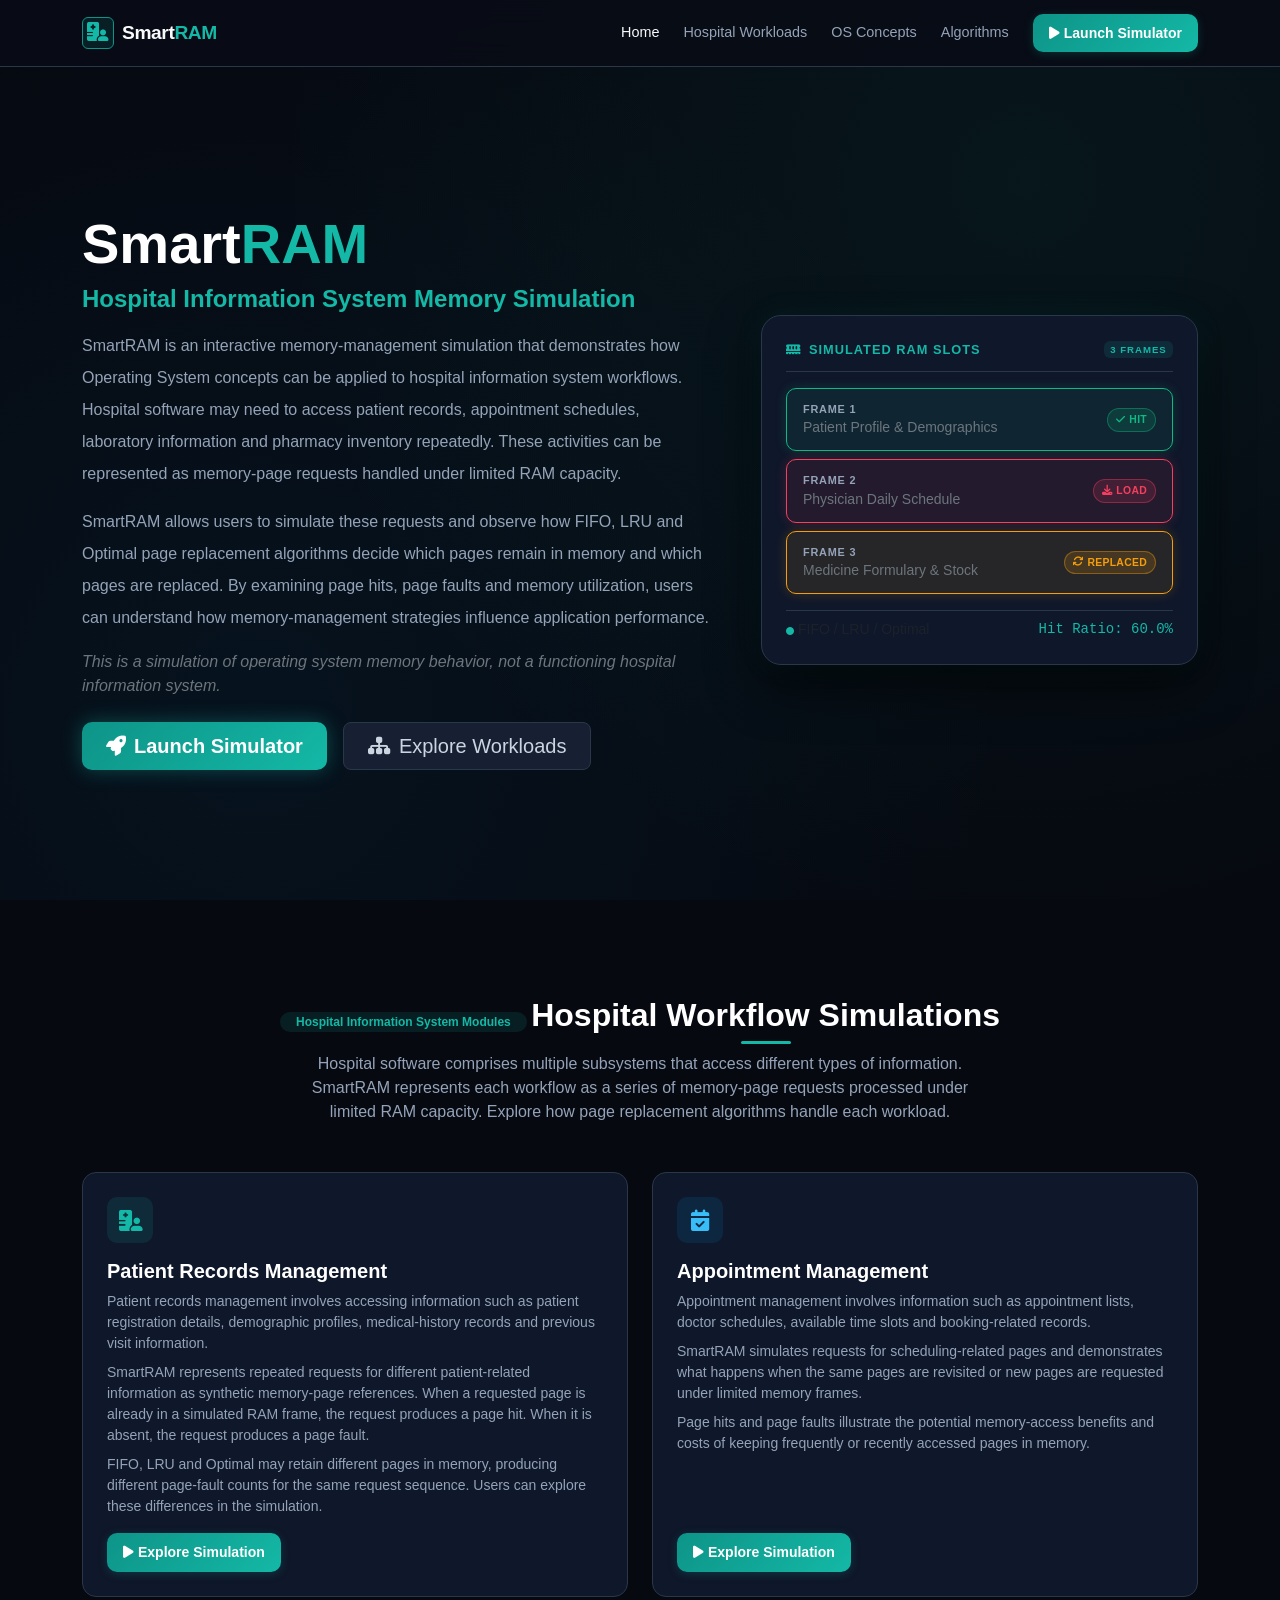
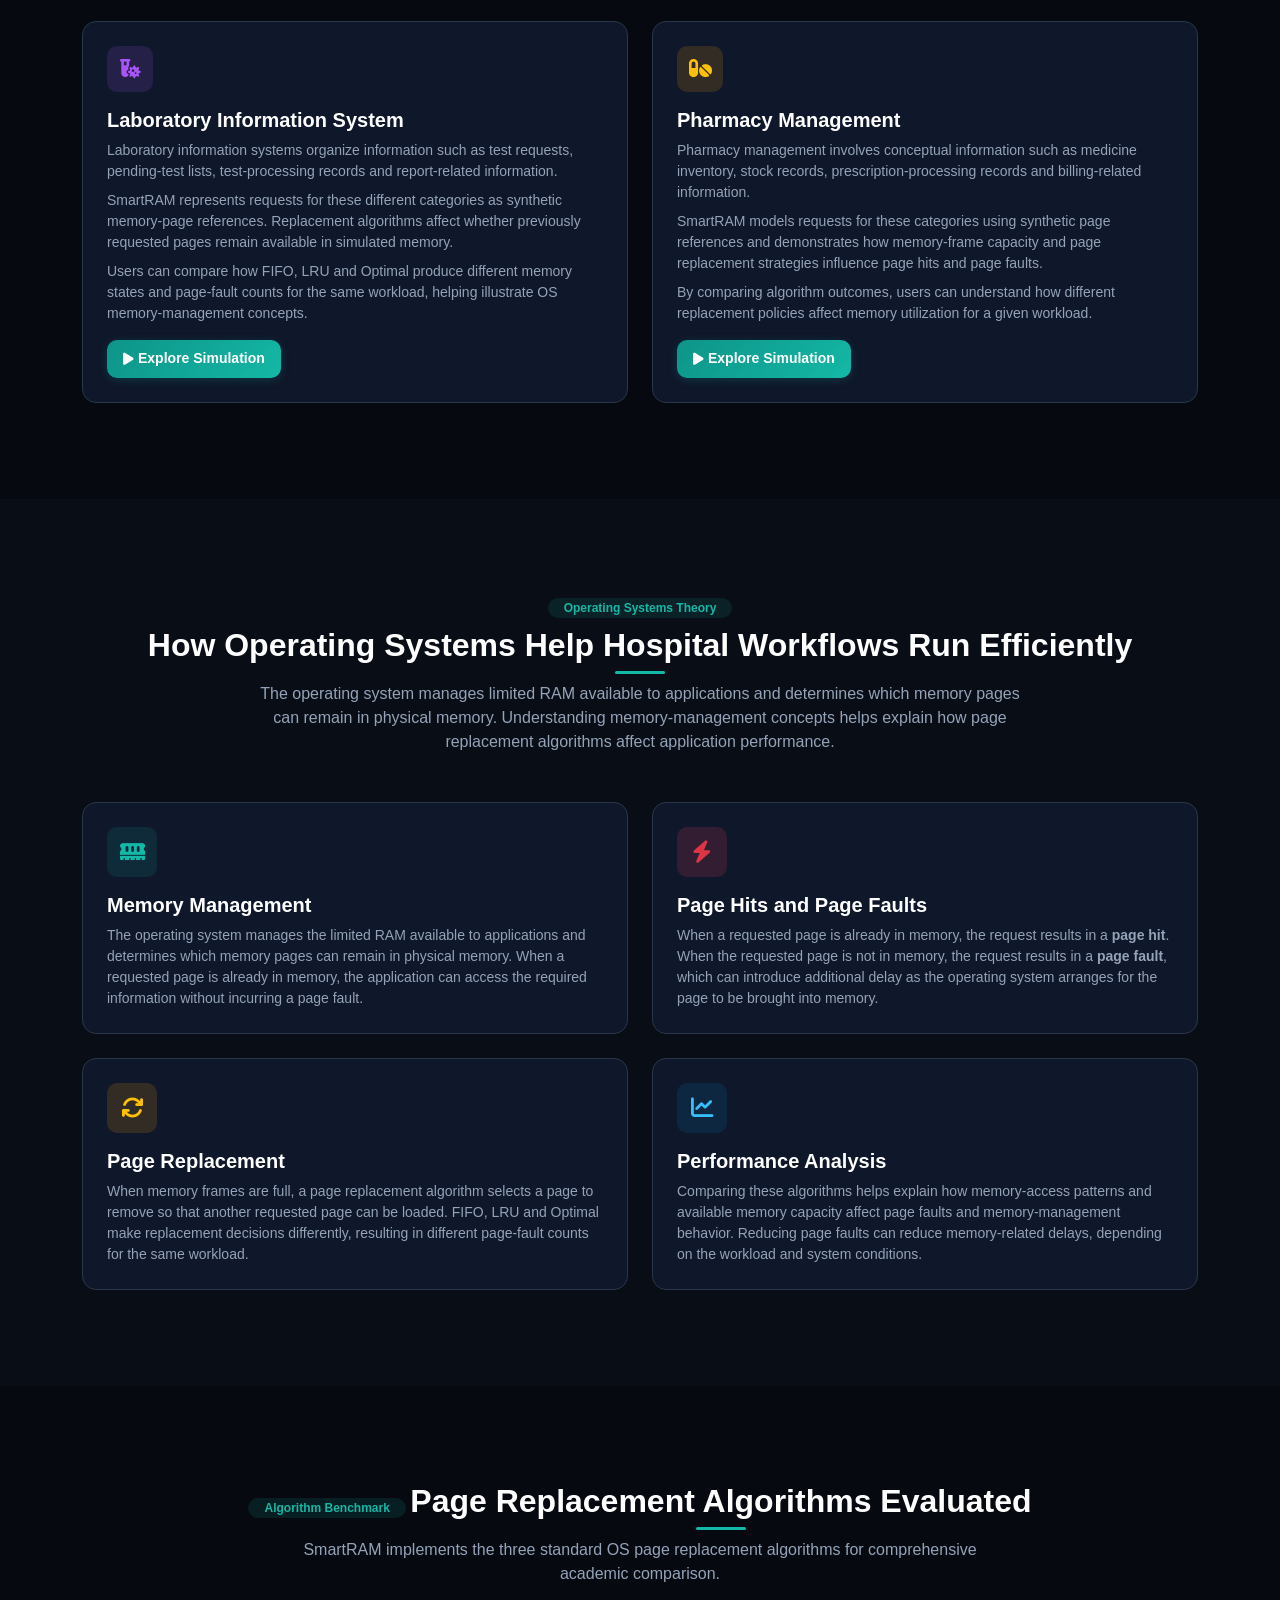
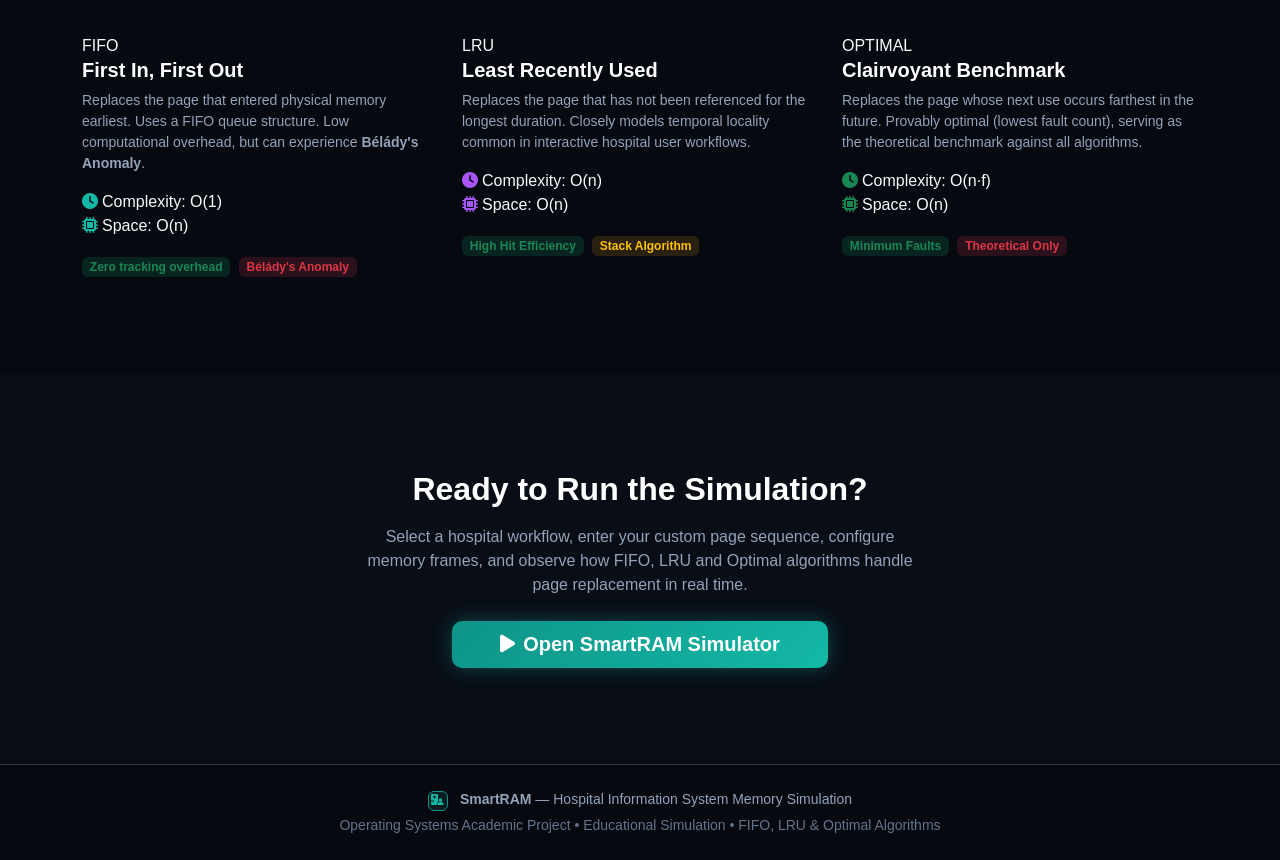
<file: templates/index.html>
<!DOCTYPE html>
<html lang="en">
<head>
    <meta charset="UTF-8">
    <meta name="viewport" content="width=device-width, initial-scale=1.0">
    <title>SmartRAM — Hospital Information System Memory Simulation</title>
    <!-- Bootstrap 5 CSS -->
    <link href="https://cdn.jsdelivr.net/npm/bootstrap@5.3.2/dist/css/bootstrap.min.css" rel="stylesheet">
    <!-- Font Awesome Icons -->
    <link href="https://cdnjs.cloudflare.com/ajax/libs/font-awesome/6.5.1/css/all.min.css" rel="stylesheet">
    <!-- Custom Stylesheet -->
    <link href="/static/css/style.css" rel="stylesheet">
</head>
<body>

    <!-- =============== TOP NAVBAR =============== -->
    <nav class="navbar navbar-expand-lg navbar-dark fixed-top glass-nav">
        <div class="container">
            <a class="navbar-brand fw-bold" href="/">
                <span class="brand-icon-wrap">
                    <i class="fas fa-hospital-user"></i>
                </span>
                Smart<span class="text-teal">RAM</span>
            </a>
            <button class="navbar-toggler" type="button" data-bs-toggle="collapse" data-bs-target="#navbarNav">
                <span class="navbar-toggler-icon"></span>
            </button>
            <div class="collapse navbar-collapse" id="navbarNav">
                <ul class="navbar-nav ms-auto gap-2 align-items-center">
                    <li class="nav-item"><a class="nav-link active" href="#hero">Home</a></li>
                    <li class="nav-item"><a class="nav-link" href="#workloads">Hospital Workloads</a></li>
                    <li class="nav-item"><a class="nav-link" href="#about">OS Concepts</a></li>
                    <li class="nav-item"><a class="nav-link" href="#algorithms">Algorithms</a></li>
                    <li class="nav-item ms-lg-2">
                        <a class="btn btn-accent btn-sm px-3" href="/simulator">
                            <i class="fas fa-play me-1"></i> Launch Simulator
                        </a>
                    </li>
                </ul>
            </div>
        </div>
    </nav>

    <!-- =============== HERO SECTION =============== -->
    <section id="hero" class="hero-section min-vh-100 d-flex align-items-center">
        <div class="container position-relative z-1 py-5">
            <div class="row align-items-center g-5">
                <div class="col-lg-7">
                    <h1 class="display-4 fw-bold text-white mb-2">
                        Smart<span class="text-teal">RAM</span>
                    </h1>
                    <h2 class="h4 text-teal fw-semibold mb-3">
                        Hospital Information System Memory Simulation
                    </h2>
                    <p class="text-light-muted mb-3 fs-6 lh-lg" style="max-width:650px;">
                        SmartRAM is an interactive memory-management simulation that demonstrates how Operating System concepts can be applied to hospital information system workflows. Hospital software may need to access patient records, appointment schedules, laboratory information and pharmacy inventory repeatedly. These activities can be represented as memory-page requests handled under limited RAM capacity.
                    </p>
                    <p class="text-light-muted mb-3 fs-6 lh-lg" style="max-width:650px;">
                        SmartRAM allows users to simulate these requests and observe how FIFO, LRU and Optimal page replacement algorithms decide which pages remain in memory and which pages are replaced. By examining page hits, page faults and memory utilization, users can understand how memory-management strategies influence application performance.
                    </p>
                    <p class="text-secondary mb-4 fs-6" style="max-width:650px;">
                        <em>This is a simulation of operating system memory behavior, not a functioning hospital information system.</em>
                    </p>
                    <div class="d-flex gap-3 flex-wrap">
                        <a href="/workflow-select" class="btn btn-accent btn-lg px-4 shadow-glow">
                            <i class="fas fa-rocket me-2"></i>Launch Simulator
                        </a>
                        <a href="#workloads" class="btn btn-outline-secondary btn-lg px-4">
                            <i class="fas fa-sitemap me-2"></i>Explore Workloads
                        </a>
                    </div>
                </div>

                <div class="col-lg-5 d-none d-lg-block">
                    <div class="his-chip">
                        <div class="his-chip-header">
                            <span><i class="fas fa-memory text-teal me-2"></i>Simulated RAM Slots</span>
                            <span class="badge bg-teal-soft text-teal">3 Frames</span>
                        </div>
                        <div class="d-flex flex-column gap-2">
                            <div class="ram-frame-card frame-hit">
                                <div>
                                    <div class="ram-frame-number">Frame 1</div>
                                    <div class="small text-secondary">Patient Profile & Demographics</div>
                                </div>
                                <span class="frame-badge badge-hit"><i class="fas fa-check"></i> HIT</span>
                            </div>
                            <div class="ram-frame-card frame-fault">
                                <div>
                                    <div class="ram-frame-number">Frame 2</div>
                                    <div class="small text-secondary">Physician Daily Schedule</div>
                                </div>
                                <span class="frame-badge badge-fault"><i class="fas fa-download"></i> LOAD</span>
                            </div>
                            <div class="ram-frame-card frame-replace">
                                <div>
                                    <div class="ram-frame-number">Frame 3</div>
                                    <div class="small text-secondary">Medicine Formulary & Stock</div>
                                </div>
                                <span class="frame-badge badge-replace"><i class="fas fa-arrows-rotate"></i> REPLACED</span>
                            </div>
                        </div>
                        <div class="d-flex justify-content-between align-items-center mt-3 pt-2 border-top border-dark-2 small text-muted">
                            <span><i class="fas fa-circle text-teal me-1" style="font-size: 0.5rem;"></i>FIFO / LRU / Optimal</span>
                            <span class="text-teal font-monospace">Hit Ratio: 60.0%</span>
                        </div>
                    </div>
                </div>
            </div>
        </div>
    </section>

    <!-- =============== HOSPITAL WORKLOADS =============== -->
    <section id="workloads" class="py-5 bg-darker">
        <div class="container py-5">
            <div class="text-center mb-5">
                <div class="badge bg-teal-soft text-teal px-3 py-1 rounded-pill mb-2">Hospital Information System Modules</div>
                <h2 class="fw-bold text-white section-title">Hospital Workflow Simulations</h2>
                <p class="text-light-muted mx-auto" style="max-width:700px;">
                    Hospital software comprises multiple subsystems that access different types of information. SmartRAM represents each workflow as a series of memory-page requests processed under limited RAM capacity. Explore how page replacement algorithms handle each workload.
                </p>
            </div>

            <div class="row g-4">
                <!-- 1. Patient Records Management -->
                <div class="col-lg-6 col-md-6">
                    <div class="his-workload-card d-flex flex-column h-100">
                        <div class="workload-icon-box bg-teal-soft text-teal">
                            <i class="fas fa-hospital-user"></i>
                        </div>
                        <h5 class="fw-bold text-white mb-2">Patient Records Management</h5>
                        <p class="text-light-muted small mb-2">
                            Patient records management involves accessing information such as patient registration details, demographic profiles, medical-history records and previous visit information.
                        </p>
                        <p class="text-light-muted small mb-2">
                            SmartRAM represents repeated requests for different patient-related information as synthetic memory-page references. When a requested page is already in a simulated RAM frame, the request produces a page hit. When it is absent, the request produces a page fault.
                        </p>
                        <p class="text-light-muted small mb-3">
                            FIFO, LRU and Optimal may retain different pages in memory, producing different page-fault counts for the same request sequence. Users can explore these differences in the simulation.
                        </p>
                        <div class="mt-auto">
                            <a href="/workflow/patient_records" class="btn btn-accent btn-sm px-3">
                                <i class="fas fa-play me-1"></i>Explore Simulation
                            </a>
                        </div>
                    </div>
                </div>

                <!-- 2. Appointment Management -->
                <div class="col-lg-6 col-md-6">
                    <div class="his-workload-card d-flex flex-column h-100">
                        <div class="workload-icon-box bg-med-blue-soft text-med-blue">
                            <i class="fas fa-calendar-check"></i>
                        </div>
                        <h5 class="fw-bold text-white mb-2">Appointment Management</h5>
                        <p class="text-light-muted small mb-2">
                            Appointment management involves information such as appointment lists, doctor schedules, available time slots and booking-related records.
                        </p>
                        <p class="text-light-muted small mb-2">
                            SmartRAM simulates requests for scheduling-related pages and demonstrates what happens when the same pages are revisited or new pages are requested under limited memory frames.
                        </p>
                        <p class="text-light-muted small mb-3">
                            Page hits and page faults illustrate the potential memory-access benefits and costs of keeping frequently or recently accessed pages in memory.
                        </p>
                        <div class="mt-auto">
                            <a href="/workflow/appointments" class="btn btn-accent btn-sm px-3">
                                <i class="fas fa-play me-1"></i>Explore Simulation
                            </a>
                        </div>
                    </div>
                </div>

                <!-- 3. Laboratory Information System -->
                <div class="col-lg-6 col-md-6">
                    <div class="his-workload-card d-flex flex-column h-100">
                        <div class="workload-icon-box bg-purple-soft text-purple">
                            <i class="fas fa-vial-virus"></i>
                        </div>
                        <h5 class="fw-bold text-white mb-2">Laboratory Information System</h5>
                        <p class="text-light-muted small mb-2">
                            Laboratory information systems organize information such as test requests, pending-test lists, test-processing records and report-related information.
                        </p>
                        <p class="text-light-muted small mb-2">
                            SmartRAM represents requests for these different categories as synthetic memory-page references. Replacement algorithms affect whether previously requested pages remain available in simulated memory.
                        </p>
                        <p class="text-light-muted small mb-3">
                            Users can compare how FIFO, LRU and Optimal produce different memory states and page-fault counts for the same workload, helping illustrate OS memory-management concepts.
                        </p>
                        <div class="mt-auto">
                            <a href="/workflow/laboratory" class="btn btn-accent btn-sm px-3">
                                <i class="fas fa-play me-1"></i>Explore Simulation
                            </a>
                        </div>
                    </div>
                </div>

                <!-- 4. Pharmacy Management -->
                <div class="col-lg-6 col-md-6">
                    <div class="his-workload-card d-flex flex-column h-100">
                        <div class="workload-icon-box bg-warning-soft text-warning">
                            <i class="fas fa-pills"></i>
                        </div>
                        <h5 class="fw-bold text-white mb-2">Pharmacy Management</h5>
                        <p class="text-light-muted small mb-2">
                            Pharmacy management involves conceptual information such as medicine inventory, stock records, prescription-processing records and billing-related information.
                        </p>
                        <p class="text-light-muted small mb-2">
                            SmartRAM models requests for these categories using synthetic page references and demonstrates how memory-frame capacity and page replacement strategies influence page hits and page faults.
                        </p>
                        <p class="text-light-muted small mb-3">
                            By comparing algorithm outcomes, users can understand how different replacement policies affect memory utilization for a given workload.
                        </p>
                        <div class="mt-auto">
                            <a href="/workflow/pharmacy" class="btn btn-accent btn-sm px-3">
                                <i class="fas fa-play me-1"></i>Explore Simulation
                            </a>
                        </div>
                    </div>
                </div>
            </div>
        </div>
    </section>

    <!-- =============== OS CONCEPTS SECTION =============== -->
    <section id="about" class="py-5">
        <div class="container py-5">
            <div class="text-center mb-5">
                <div class="badge bg-teal-soft text-teal px-3 py-1 rounded-pill mb-2">Operating Systems Theory</div>
                <h2 class="fw-bold text-white section-title">How Operating Systems Help Hospital Workflows Run Efficiently</h2>
                <p class="text-light-muted mx-auto" style="max-width:760px;">
                    The operating system manages limited RAM available to applications and determines which memory pages can remain in physical memory. Understanding memory-management concepts helps explain how page replacement algorithms affect application performance.
                </p>
            </div>

            <div class="row g-4">
                <div class="col-md-6">
                    <div class="info-card h-100">
                        <div class="info-card-icon bg-teal-soft text-teal"><i class="fas fa-memory"></i></div>
                        <h5 class="fw-bold text-white">Memory Management</h5>
                        <p class="text-light-muted small mb-0">
                            The operating system manages the limited RAM available to applications and determines which memory pages can remain in physical memory. When a requested page is already in memory, the application can access the required information without incurring a page fault.
                        </p>
                    </div>
                </div>
                <div class="col-md-6">
                    <div class="info-card h-100">
                        <div class="info-card-icon bg-danger-soft text-danger"><i class="fas fa-bolt"></i></div>
                        <h5 class="fw-bold text-white">Page Hits and Page Faults</h5>
                        <p class="text-light-muted small mb-0">
                            When a requested page is already in memory, the request results in a <strong>page hit</strong>. When the requested page is not in memory, the request results in a <strong>page fault</strong>, which can introduce additional delay as the operating system arranges for the page to be brought into memory.
                        </p>
                    </div>
                </div>
                <div class="col-md-6">
                    <div class="info-card h-100">
                        <div class="info-card-icon bg-warning-soft text-warning"><i class="fas fa-arrows-rotate"></i></div>
                        <h5 class="fw-bold text-white">Page Replacement</h5>
                        <p class="text-light-muted small mb-0">
                            When memory frames are full, a page replacement algorithm selects a page to remove so that another requested page can be loaded. FIFO, LRU and Optimal make replacement decisions differently, resulting in different page-fault counts for the same workload.
                        </p>
                    </div>
                </div>
                <div class="col-md-6">
                    <div class="info-card h-100">
                        <div class="info-card-icon bg-med-blue-soft text-med-blue"><i class="fas fa-chart-line"></i></div>
                        <h5 class="fw-bold text-white">Performance Analysis</h5>
                        <p class="text-light-muted small mb-0">
                            Comparing these algorithms helps explain how memory-access patterns and available memory capacity affect page faults and memory-management behavior. Reducing page faults can reduce memory-related delays, depending on the workload and system conditions.
                        </p>
                    </div>
                </div>
            </div>
        </div>
    </section>

    <!-- =============== ALGORITHMS SECTION =============== -->
    <section id="algorithms" class="py-5 bg-darker">
        <div class="container py-5">
            <div class="text-center mb-5">
                <div class="badge bg-teal-soft text-teal px-3 py-1 rounded-pill mb-2">Algorithm Benchmark</div>
                <h2 class="fw-bold text-white section-title">Page Replacement Algorithms Evaluated</h2>
                <p class="text-light-muted mx-auto" style="max-width:680px;">
                    SmartRAM implements the three standard OS page replacement algorithms for comprehensive academic comparison.
                </p>
            </div>

            <div class="row g-4">
                <!-- FIFO -->
                <div class="col-lg-4">
                    <div class="algo-card h-100 border-blue">
                        <div class="algo-badge badge-blue">FIFO</div>
                        <h5 class="fw-bold text-white">First In, First Out</h5>
                        <p class="text-light-muted small">
                            Replaces the page that entered physical memory earliest. Uses a FIFO queue structure. Low computational overhead, but can experience <strong>Bélády's Anomaly</strong>.
                        </p>
                        <div class="algo-meta">
                            <div><i class="fas fa-clock me-1 text-teal"></i>Complexity: O(1)</div>
                            <div><i class="fas fa-microchip me-1 text-teal"></i>Space: O(n)</div>
                        </div>
                        <div class="mt-3">
                            <span class="badge bg-success-soft text-success me-1">Zero tracking overhead</span>
                            <span class="badge bg-danger-soft text-danger">Bélády's Anomaly</span>
                        </div>
                    </div>
                </div>

                <!-- LRU -->
                <div class="col-lg-4">
                    <div class="algo-card h-100 border-purple">
                        <div class="algo-badge badge-purple">LRU</div>
                        <h5 class="fw-bold text-white">Least Recently Used</h5>
                        <p class="text-light-muted small">
                            Replaces the page that has not been referenced for the longest duration. Closely models temporal locality common in interactive hospital user workflows.
                        </p>
                        <div class="algo-meta">
                            <div><i class="fas fa-clock me-1 text-purple"></i>Complexity: O(n)</div>
                            <div><i class="fas fa-microchip me-1 text-purple"></i>Space: O(n)</div>
                        </div>
                        <div class="mt-3">
                            <span class="badge bg-success-soft text-success me-1">High Hit Efficiency</span>
                            <span class="badge bg-warning-soft text-warning">Stack Algorithm</span>
                        </div>
                    </div>
                </div>

                <!-- Optimal -->
                <div class="col-lg-4">
                    <div class="algo-card h-100 border-green">
                        <div class="algo-badge badge-green">OPTIMAL</div>
                        <h5 class="fw-bold text-white">Clairvoyant Benchmark</h5>
                        <p class="text-light-muted small">
                            Replaces the page whose next use occurs farthest in the future. Provably optimal (lowest fault count), serving as the theoretical benchmark against all algorithms.
                        </p>
                        <div class="algo-meta">
                            <div><i class="fas fa-clock me-1 text-success"></i>Complexity: O(n·f)</div>
                            <div><i class="fas fa-microchip me-1 text-success"></i>Space: O(n)</div>
                        </div>
                        <div class="mt-3">
                            <span class="badge bg-success-soft text-success me-1">Minimum Faults</span>
                            <span class="badge bg-danger-soft text-danger">Theoretical Only</span>
                        </div>
                    </div>
                </div>
            </div>
        </div>
    </section>

    <!-- =============== CTA SECTION =============== -->
    <section class="py-5 text-center">
        <div class="container py-5">
            <h2 class="fw-bold text-white mb-3">Ready to Run the Simulation?</h2>
            <p class="text-light-muted mb-4 mx-auto" style="max-width:560px;">
                Select a hospital workflow, enter your custom page sequence, configure memory frames, and observe how FIFO, LRU and Optimal algorithms handle page replacement in real time.
            </p>
            <a href="/workflow-select" class="btn btn-accent btn-lg px-5 shadow-glow">
                <i class="fas fa-play me-2"></i>Open SmartRAM Simulator
            </a>
        </div>
    </section>

    <!-- =============== FOOTER =============== -->
    <footer class="py-4 border-top border-dark-2 bg-darker">
        <div class="container text-center">
            <p class="text-light-muted small mb-1">
                <span class="brand-icon-wrap" style="width:20px;height:20px;font-size:0.7rem;">
                    <i class="fas fa-hospital-user"></i>
                </span>
                <strong>SmartRAM</strong> — Hospital Information System Memory Simulation
            </p>
            <p class="text-dim small mb-0">
                Operating Systems Academic Project • Educational Simulation • FIFO, LRU & Optimal Algorithms
            </p>
        </div>
    </footer>

    <!-- Bootstrap 5 JS Bundle -->
    <script src="https://cdn.jsdelivr.net/npm/bootstrap@5.3.2/dist/js/bootstrap.bundle.min.js"></script>
</body>
</html>
</file>
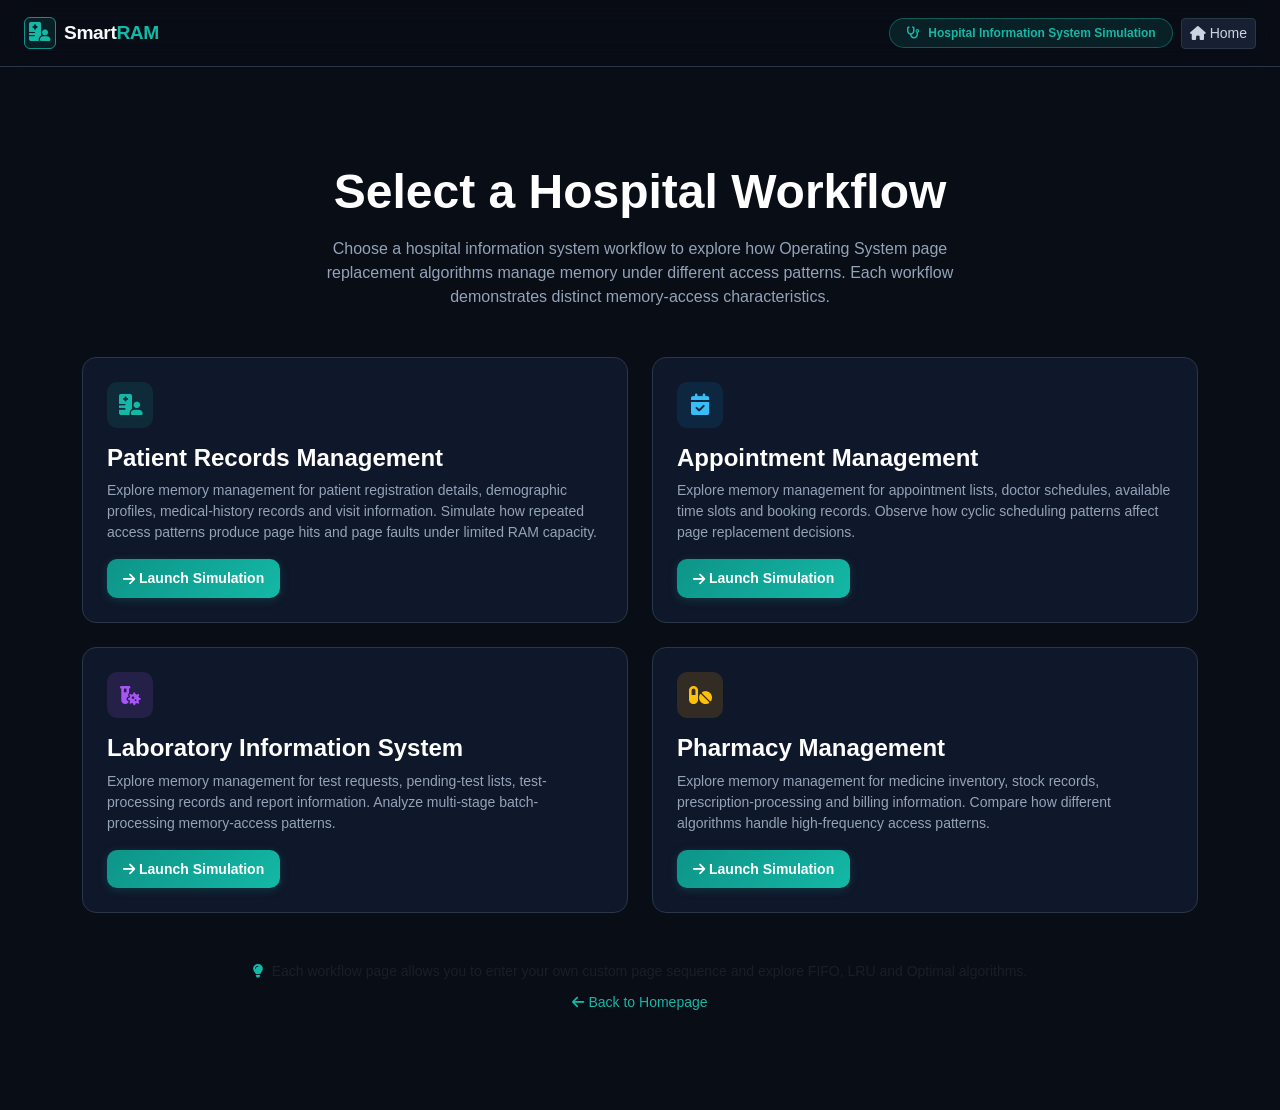
<file: templates/workflow_select.html>
<!DOCTYPE html>
<html lang="en">
<head>
    <meta charset="UTF-8">
    <meta name="viewport" content="width=device-width, initial-scale=1.0">
    <title>Select Workflow — SmartRAM</title>
    <link href="https://cdn.jsdelivr.net/npm/bootstrap@5.3.2/dist/css/bootstrap.min.css" rel="stylesheet">
    <link href="https://cdnjs.cloudflare.com/ajax/libs/font-awesome/6.5.1/css/all.min.css" rel="stylesheet">
    <link href="/static/css/style.css" rel="stylesheet">
</head>
<body>

    <!-- =============== TOP NAVIGATION =============== -->
    <nav class="navbar navbar-expand-lg navbar-dark glass-nav">
        <div class="container-fluid px-3 px-lg-4">
            <a class="navbar-brand" href="/">
                <span class="brand-icon-wrap">
                    <i class="fas fa-hospital-user"></i>
                </span>
                <span>Smart<span class="text-teal">RAM</span></span>
            </a>
            <div class="d-flex align-items-center gap-2">
                <span class="badge bg-teal-soft text-teal border border-teal rounded-pill px-3 py-2 d-none d-sm-inline-flex align-items-center">
                    <i class="fas fa-stethoscope me-2"></i>Hospital Information System Simulation
                </span>
                <a href="/" class="btn btn-sm btn-outline-secondary">
                    <i class="fas fa-home me-1"></i>Home
                </a>
            </div>
        </div>
    </nav>

    <!-- =============== WORKFLOW SELECTION =============== -->
    <section class="py-5" style="min-height: calc(100vh - 61px); background: var(--bg-main);">
        <div class="container py-5">
            <div class="text-center mb-5">
                <h1 class="display-5 fw-bold text-white mb-3">Select a Hospital Workflow</h1>
                <p class="text-light-muted mx-auto" style="max-width:680px;">
                    Choose a hospital information system workflow to explore how Operating System page replacement algorithms manage memory under different access patterns. Each workflow demonstrates distinct memory-access characteristics.
                </p>
            </div>

            <div class="row g-4 mb-5">
                <!-- 1. Patient Records Management -->
                <div class="col-lg-6">
                    <a href="/workflow/patient_records" class="text-decoration-none">
                        <div class="his-workload-card h-100" style="cursor: pointer;">
                            <div class="workload-icon-box bg-teal-soft text-teal">
                                <i class="fas fa-hospital-user"></i>
                            </div>
                            <h4 class="fw-bold text-white mb-2">Patient Records Management</h4>
                            <p class="text-light-muted small mb-3">
                                Explore memory management for patient registration details, demographic profiles, medical-history records and visit information. Simulate how repeated access patterns produce page hits and page faults under limited RAM capacity.
                            </p>
                            <div class="mt-auto">
                                <span class="btn btn-accent btn-sm px-3">
                                    <i class="fas fa-arrow-right me-1"></i>Launch Simulation
                                </span>
                            </div>
                        </div>
                    </a>
                </div>

                <!-- 2. Appointment Management -->
                <div class="col-lg-6">
                    <a href="/workflow/appointments" class="text-decoration-none">
                        <div class="his-workload-card h-100" style="cursor: pointer;">
                            <div class="workload-icon-box bg-med-blue-soft text-med-blue">
                                <i class="fas fa-calendar-check"></i>
                            </div>
                            <h4 class="fw-bold text-white mb-2">Appointment Management</h4>
                            <p class="text-light-muted small mb-3">
                                Explore memory management for appointment lists, doctor schedules, available time slots and booking records. Observe how cyclic scheduling patterns affect page replacement decisions.
                            </p>
                            <div class="mt-auto">
                                <span class="btn btn-accent btn-sm px-3">
                                    <i class="fas fa-arrow-right me-1"></i>Launch Simulation
                                </span>
                            </div>
                        </div>
                    </a>
                </div>

                <!-- 3. Laboratory Information System -->
                <div class="col-lg-6">
                    <a href="/workflow/laboratory" class="text-decoration-none">
                        <div class="his-workload-card h-100" style="cursor: pointer;">
                            <div class="workload-icon-box bg-purple-soft text-purple">
                                <i class="fas fa-vial-virus"></i>
                            </div>
                            <h4 class="fw-bold text-white mb-2">Laboratory Information System</h4>
                            <p class="text-light-muted small mb-3">
                                Explore memory management for test requests, pending-test lists, test-processing records and report information. Analyze multi-stage batch-processing memory-access patterns.
                            </p>
                            <div class="mt-auto">
                                <span class="btn btn-accent btn-sm px-3">
                                    <i class="fas fa-arrow-right me-1"></i>Launch Simulation
                                </span>
                            </div>
                        </div>
                    </a>
                </div>

                <!-- 4. Pharmacy Management -->
                <div class="col-lg-6">
                    <a href="/workflow/pharmacy" class="text-decoration-none">
                        <div class="his-workload-card h-100" style="cursor: pointer;">
                            <div class="workload-icon-box bg-warning-soft text-warning">
                                <i class="fas fa-pills"></i>
                            </div>
                            <h4 class="fw-bold text-white mb-2">Pharmacy Management</h4>
                            <p class="text-light-muted small mb-3">
                                Explore memory management for medicine inventory, stock records, prescription-processing and billing information. Compare how different algorithms handle high-frequency access patterns.
                            </p>
                            <div class="mt-auto">
                                <span class="btn btn-accent btn-sm px-3">
                                    <i class="fas fa-arrow-right me-1"></i>Launch Simulation
                                </span>
                            </div>
                        </div>
                    </a>
                </div>
            </div>

            <div class="text-center">
                <p class="text-muted small mb-2">
                    <i class="fas fa-lightbulb text-teal me-1"></i>
                    Each workflow page allows you to enter your own custom page sequence and explore FIFO, LRU and Optimal algorithms.
                </p>
                <a href="/" class="text-teal text-decoration-none small">
                    <i class="fas fa-arrow-left me-1"></i>Back to Homepage
                </a>
            </div>
        </div>
    </section>

    <script src="https://cdn.jsdelivr.net/npm/bootstrap@5.3.2/dist/js/bootstrap.bundle.min.js"></script>
</body>
</html>
</file>
<file: static/css/style.css>
/* ============================================================
   SmartRAM — Hospital Information System Memory Simulation
   Clinical OS / Healthcare Memory Management Theme
   ============================================================ */

/* ---- Custom Design Tokens ---- */
:root {
    /* Backgrounds */
    --bg-main:         #090d16;
    --bg-darker:       #060910;
    --bg-card:         #0f172a;
    --bg-card-hover:   #172554;
    --bg-card-2:       #162032;
    --bg-card-3:       #1e293b;
    --bg-light-soft:   #f8fafc;

    /* Borders */
    --border-dark:     #1e293b;
    --border-dark-2:   #2a3749;
    --border-teal:     rgba(20, 184, 166, 0.4);

    /* Medical Teal / Clinical Blue Brand Colors */
    --teal-primary:    #0d9488;
    --teal-light:      #14b8a6;
    --teal-dark:       #0f766e;
    --teal-soft:       rgba(20, 184, 166, 0.12);
    --teal-glow:       rgba(20, 184, 166, 0.35);

    --med-blue:        #0284c7;
    --med-blue-light:  #38bdf8;
    --med-blue-soft:   rgba(2, 132, 199, 0.14);

    /* Status Colors */
    --hit-color:       #10b981;
    --hit-soft:        rgba(16, 185, 129, 0.15);
    --hit-border:      rgba(16, 185, 129, 0.4);

    --fault-color:     #f43f5e;
    --fault-soft:      rgba(244, 63, 94, 0.15);
    --fault-border:    rgba(244, 63, 94, 0.4);

    --replace-color:   #f59e0b;
    --replace-soft:    rgba(245, 158, 11, 0.15);
    --replace-border:  rgba(245, 158, 11, 0.4);

    --current-color:   #06b6d4;
    --current-soft:    rgba(6, 182, 212, 0.16);

    /* Typography */
    --text-primary:    #f8fafc;
    --text-secondary:  #cbd5e1;
    --text-muted:      #94a3b8;
    --text-dim:        #64748b;

    /* Accents */
    --accent:          #14b8a6;
    --accent-soft:     rgba(20, 184, 166, 0.12);
    --accent-glow:     rgba(20, 184, 166, 0.35);
    --purple:          #a855f7;
    --purple-soft:     rgba(168, 85, 247, 0.14);

    /* Radii & Effects */
    --radius-sm:       6px;
    --radius:          10px;
    --radius-lg:       14px;
    --radius-xl:       20px;
    --shadow-card:     0 4px 20px -2px rgba(0, 0, 0, 0.5);
    --shadow-glow:     0 0 24px rgba(20, 184, 166, 0.25);
    --transition:      all 0.2s cubic-bezier(0.4, 0, 0.2, 1);
}

/* ---- Global Resets & Base ---- */
*, *::before, *::after {
    box-sizing: border-box;
    margin: 0;
    padding: 0;
}

html {
    scroll-behavior: smooth;
}

body {
    background-color: var(--bg-main);
    color: var(--text-primary);
    font-family: 'Inter', -apple-system, BlinkMacSystemFont, 'Segoe UI', Roboto, Helvetica, Arial, sans-serif;
    min-height: 100vh;
    line-height: 1.5;
    -webkit-font-smoothing: antialiased;
}

/* ---- Utility Classes ---- */
.text-teal         { color: var(--teal-light) !important; }
.text-accent       { color: var(--accent) !important; }
.text-med-blue     { color: var(--med-blue-light) !important; }
.text-purple       { color: var(--purple) !important; }
.text-light-muted  { color: var(--text-muted) !important; }
.text-dim          { color: var(--text-dim) !important; }

.bg-darker         { background-color: var(--bg-darker) !important; }
.bg-dark-card      { background-color: var(--bg-card) !important; }
.bg-dark-card-2    { background-color: var(--bg-card-2) !important; }
.bg-teal-soft      { background-color: var(--teal-soft) !important; }
.bg-med-blue-soft  { background-color: var(--med-blue-soft) !important; }
.bg-success-soft   { background-color: var(--hit-soft) !important; }
.bg-danger-soft    { background-color: var(--fault-soft) !important; }
.bg-warning-soft   { background-color: var(--replace-soft) !important; }
.bg-purple-soft    { background-color: var(--purple-soft) !important; }

.border-dark-2     { border-color: var(--border-dark-2) !important; }
.border-teal       { border-color: var(--border-teal) !important; }

/* ---- Navigation Bar ---- */
.glass-nav {
    background: rgba(9, 13, 22, 0.92);
    backdrop-filter: blur(14px);
    -webkit-backdrop-filter: blur(14px);
    border-bottom: 1px solid var(--border-dark-2);
    padding: 0.75rem 0;
    z-index: 1050;
}

.navbar-brand {
    font-size: 1.2rem;
    font-weight: 700;
    letter-spacing: -0.4px;
    display: flex;
    align-items: center;
    color: var(--text-primary) !important;
}

.brand-icon-wrap {
    width: 32px;
    height: 32px;
    border-radius: var(--radius-sm);
    background: var(--teal-soft);
    border: 1px solid var(--teal-primary);
    display: inline-flex;
    align-items: center;
    justify-content: center;
    color: var(--teal-light);
    margin-right: 8px;
}

.nav-link {
    color: var(--text-muted) !important;
    font-size: 0.9rem;
    font-weight: 500;
    transition: var(--transition);
}

.nav-link:hover, .nav-link.active {
    color: var(--text-primary) !important;
}

/* ---- Buttons ---- */
.btn-accent {
    background: linear-gradient(135deg, var(--teal-primary) 0%, var(--teal-light) 100%);
    color: #ffffff;
    border: none;
    font-weight: 600;
    border-radius: var(--radius);
    padding: 0.55rem 1.25rem;
    transition: var(--transition);
    display: inline-flex;
    align-items: center;
    justify-content: center;
    box-shadow: 0 2px 10px rgba(13, 148, 136, 0.25);
}

.btn-accent:hover {
    background: linear-gradient(135deg, var(--teal-light) 0%, #2dd4bf 100%);
    color: #ffffff;
    box-shadow: 0 4px 16px rgba(20, 184, 166, 0.4);
    transform: translateY(-1px);
}

.btn-outline-accent {
    border: 1px solid var(--teal-light);
    color: var(--teal-light);
    background: transparent;
    border-radius: var(--radius);
    font-weight: 600;
    transition: var(--transition);
}

.btn-outline-accent:hover {
    background: var(--teal-soft);
    color: #ffffff;
    border-color: var(--teal-light);
}

.btn-outline-secondary {
    border-color: var(--border-dark-2);
    color: var(--text-secondary);
    background: var(--bg-card-2);
}

.btn-outline-secondary:hover {
    background: var(--border-dark-2);
    color: var(--text-primary);
    border-color: var(--text-muted);
}

.shadow-glow {
    box-shadow: 0 0 20px var(--teal-glow);
}

/* ---- Section Title Component ---- */
.section-title {
    position: relative;
    display: inline-block;
    padding-bottom: 0.6rem;
}

.section-title::after {
    content: '';
    position: absolute;
    left: 50%;
    transform: translateX(-50%);
    bottom: 0;
    width: 50px;
    height: 3px;
    background: var(--teal-light);
    border-radius: 2px;
}

/* ============================================================
   LANDING / EDUCATIONAL PAGE
   ============================================================ */

.hero-section {
    background: radial-gradient(circle at 80% 20%, rgba(20, 184, 166, 0.08) 0%, transparent 60%),
                radial-gradient(circle at 20% 80%, rgba(2, 132, 199, 0.08) 0%, transparent 60%),
                var(--bg-darker);
    position: relative;
    padding-top: 5rem;
    overflow: hidden;
}

.his-chip {
    background: var(--bg-card);
    border: 1px solid var(--border-dark-2);
    border-radius: var(--radius-xl);
    padding: 1.5rem;
    box-shadow: 0 20px 50px rgba(0, 0, 0, 0.6), 0 0 30px rgba(20, 184, 166, 0.08);
}

.his-chip-header {
    color: var(--teal-light);
    font-size: 0.8rem;
    font-weight: 700;
    text-transform: uppercase;
    letter-spacing: 1px;
    padding-bottom: 0.75rem;
    margin-bottom: 1rem;
    border-bottom: 1px solid var(--border-dark-2);
    display: flex;
    justify-content: space-between;
    align-items: center;
}

.his-workload-card {
    background: var(--bg-card);
    border: 1px solid var(--border-dark-2);
    border-radius: var(--radius-lg);
    padding: 1.5rem;
    transition: var(--transition);
    height: 100%;
}

.his-workload-card:hover {
    border-color: var(--teal-primary);
    transform: translateY(-3px);
    box-shadow: 0 10px 30px -5px rgba(0, 0, 0, 0.5);
}

.workload-icon-box {
    width: 46px;
    height: 46px;
    border-radius: var(--radius);
    display: flex;
    align-items: center;
    justify-content: center;
    font-size: 1.3rem;
    margin-bottom: 1rem;
}

/* Info Cards */
.info-card {
    background: var(--bg-card);
    border: 1px solid var(--border-dark-2);
    border-radius: var(--radius-lg);
    padding: 1.5rem;
    transition: var(--transition);
}

.info-card:hover {
    border-color: var(--teal-primary);
    transform: translateY(-2px);
    box-shadow: 0 8px 24px -4px rgba(0, 0, 0, 0.4);
}

.info-card-icon {
    width: 50px;
    height: 50px;
    border-radius: var(--radius);
    display: flex;
    align-items: center;
    justify-content: center;
    font-size: 1.4rem;
    margin-bottom: 1rem;
}

/* ============================================================
   SIMULATOR LAYOUT & CONTROLS
   ============================================================ */

.sim-body {
    background-color: var(--bg-main);
    min-height: 100vh;
}

.sim-container {
    display: flex;
    height: calc(100vh - 61px);
    overflow: hidden;
}

/* Sidebar */
.sim-sidebar {
    width: 380px;
    min-width: 340px;
    max-width: 420px;
    background: var(--bg-card);
    border-right: 1px solid var(--border-dark-2);
    overflow-y: auto;
    flex-shrink: 0;
    display: flex;
    flex-direction: column;
}

.sidebar-inner {
    padding: 1.25rem;
}

.sidebar-heading {
    font-size: 0.75rem;
    font-weight: 700;
    letter-spacing: 1.2px;
    text-transform: uppercase;
    color: var(--text-muted);
    margin-bottom: 0.75rem;
    display: flex;
    align-items: center;
    justify-content: space-between;
}

/* Main Content Area */
.sim-main {
    flex: 1;
    overflow-y: auto;
    padding: 1.25rem 1.5rem;
    background: var(--bg-main);
}

/* Segmented Mode Selector */
.mode-segmented-control {
    display: flex;
    background: var(--bg-card-2);
    padding: 4px;
    border-radius: var(--radius);
    border: 1px solid var(--border-dark-2);
    margin-bottom: 1rem;
}

.mode-segment-btn {
    flex: 1;
    text-align: center;
    padding: 0.45rem 0.6rem;
    border: none;
    background: transparent;
    color: var(--text-muted);
    font-size: 0.8rem;
    font-weight: 600;
    border-radius: var(--radius-sm);
    cursor: pointer;
    transition: var(--transition);
    display: inline-flex;
    align-items: center;
    justify-content: center;
    gap: 6px;
}

.mode-segment-btn:hover {
    color: var(--text-primary);
}

.mode-segment-btn.active {
    background: var(--teal-primary);
    color: #ffffff;
    box-shadow: 0 2px 8px rgba(13, 148, 136, 0.4);
}

/* Scenario Cards in Sidebar / Modal */
.scenario-card-item {
    background: var(--bg-card-2);
    border: 1px solid var(--border-dark-2);
    border-radius: var(--radius);
    padding: 0.75rem;
    margin-bottom: 0.6rem;
    cursor: pointer;
    transition: var(--transition);
    position: relative;
}

.scenario-card-item:hover {
    border-color: var(--teal-primary);
    background: var(--bg-card-3);
}

.scenario-card-item.selected {
    border-color: var(--teal-light);
    background: rgba(20, 184, 166, 0.09);
    box-shadow: inset 0 0 0 1px var(--teal-light);
}

.scenario-card-title {
    font-size: 0.82rem;
    font-weight: 700;
    color: var(--text-primary);
    display: flex;
    align-items: center;
    justify-content: space-between;
    margin-bottom: 3px;
}

.scenario-card-desc {
    font-size: 0.72rem;
    color: var(--text-muted);
    line-height: 1.35;
    margin-bottom: 6px;
}

.scenario-card-seq {
    font-family: ui-monospace, SFMono-Regular, Menlo, Monaco, Consolas, monospace;
    font-size: 0.7rem;
    background: rgba(0, 0, 0, 0.3);
    padding: 2px 6px;
    border-radius: 4px;
    color: var(--teal-light);
    display: inline-block;
}

/* Scenario Mapping Box */
.scenario-mapping-box {
    background: rgba(15, 23, 42, 0.8);
    border: 1px solid var(--border-dark-2);
    border-radius: var(--radius);
    padding: 0.75rem;
    margin-top: 0.75rem;
    font-size: 0.75rem;
}

.mapping-tag {
    display: inline-flex;
    align-items: center;
    gap: 4px;
    background: var(--bg-card-2);
    border: 1px solid var(--border-dark-2);
    border-radius: 4px;
    padding: 2px 7px;
    font-size: 0.7rem;
    color: var(--text-secondary);
    margin-right: 4px;
    margin-bottom: 4px;
}

.mapping-tag .page-num {
    color: var(--teal-light);
    font-weight: 700;
}

/* Algorithm selector buttons */
.algo-btns-grid {
    display: grid;
    grid-template-columns: 1fr 1fr 1fr;
    gap: 0.4rem;
    margin-bottom: 0.5rem;
}

.algo-btn {
    background: var(--bg-card-2);
    border: 1px solid var(--border-dark-2);
    color: var(--text-muted);
    border-radius: var(--radius);
    padding: 0.5rem 0.3rem;
    font-size: 0.75rem;
    font-weight: 700;
    cursor: pointer;
    transition: var(--transition);
    text-align: center;
}

.algo-btn:hover {
    border-color: var(--text-muted);
    color: var(--text-primary);
}

.algo-btn.algo-btn-active {
    background: var(--teal-soft);
    border-color: var(--teal-light);
    color: var(--teal-light);
}

.algo-btn-compare {
    width: 100%;
    margin-top: 0.4rem;
    background: var(--bg-card-2);
    border: 1px dashed var(--border-dark-2);
    color: var(--text-secondary);
    border-radius: var(--radius);
    padding: 0.45rem 0.5rem;
    font-size: 0.75rem;
    font-weight: 600;
    cursor: pointer;
    transition: var(--transition);
}

.algo-btn-compare:hover {
    border-color: var(--replace-color);
    color: var(--replace-color);
}

.algo-btn-compare.algo-btn-active {
    background: rgba(245, 158, 11, 0.12);
    border-color: var(--replace-color);
    color: var(--replace-color);
    border-style: solid;
}

/* Range input styling */
.accent-range {
    accent-color: var(--teal-light);
}

/* Form error text */
.form-error {
    font-size: 0.72rem;
    color: var(--fault-color);
    min-height: 16px;
    margin-top: 4px;
    font-weight: 500;
}

/* Form inputs */
.form-control, .form-select {
    background-color: var(--bg-card-2) !important;
    color: var(--text-primary) !important;
    border-color: var(--border-dark-2) !important;
    border-radius: var(--radius-sm);
    font-size: 0.85rem;
}

.form-control:focus, .form-select:focus {
    border-color: var(--teal-light) !important;
    box-shadow: 0 0 0 2px var(--teal-soft) !important;
    color: #ffffff !important;
}

/* Disclaimer notice */
.disclaimer-pill {
    font-size: 0.72rem;
    color: var(--text-dim);
    background: rgba(0, 0, 0, 0.25);
    border: 1px solid var(--border-dark);
    padding: 6px 10px;
    border-radius: var(--radius);
    line-height: 1.35;
}

/* ============================================================
   SIMULATION DASHBOARD PANELS & WIDGETS
   ============================================================ */

.panel {
    background: var(--bg-card);
    border: 1px solid var(--border-dark-2);
    border-radius: var(--radius-lg);
    box-shadow: var(--shadow-card);
    overflow: hidden;
    margin-bottom: 1.25rem;
}

.panel-header {
    display: flex;
    align-items: center;
    justify-content: space-between;
    padding: 0.85rem 1.25rem;
    border-bottom: 1px solid var(--border-dark-2);
    font-weight: 700;
    font-size: 0.88rem;
    background: var(--bg-card-2);
    color: var(--text-primary);
}

.panel-body {
    padding: 1.25rem;
}

/* Stat Cards Strip */
.stat-card {
    background: var(--bg-card);
    border: 1px solid var(--border-dark-2);
    border-radius: var(--radius-lg);
    padding: 0.9rem 1rem;
    display: flex;
    align-items: center;
    gap: 0.85rem;
    transition: var(--transition);
}

.stat-card:hover {
    border-color: var(--border-teal);
    transform: translateY(-2px);
}

.stat-icon {
    width: 42px;
    height: 42px;
    border-radius: var(--radius);
    display: flex;
    align-items: center;
    justify-content: center;
    font-size: 1.1rem;
    flex-shrink: 0;
}

.stat-value {
    font-size: 1.45rem;
    font-weight: 800;
    line-height: 1.1;
    font-family: ui-monospace, SFMono-Regular, Menlo, Monaco, Consolas, monospace;
}

.stat-label {
    font-size: 0.72rem;
    color: var(--text-muted);
    font-weight: 600;
    margin-top: 2px;
    text-transform: uppercase;
    letter-spacing: 0.4px;
}

/* Reference String Progress Track (Tokens) */
.reference-track-wrap {
    background: var(--bg-card-2);
    border: 1px solid var(--border-dark-2);
    border-radius: var(--radius-lg);
    padding: 1rem 1.25rem;
    margin-bottom: 1.25rem;
}

.reference-track-header {
    display: flex;
    justify-content: space-between;
    align-items: center;
    margin-bottom: 0.75rem;
    font-size: 0.8rem;
    font-weight: 600;
    color: var(--text-secondary);
}

.reference-tokens-container {
    display: flex;
    gap: 8px;
    overflow-x: auto;
    padding-bottom: 6px;
    align-items: center;
    scrollbar-width: thin;
}

.ref-token {
    min-width: 40px;
    height: 46px;
    border-radius: var(--radius-sm);
    background: var(--bg-card-3);
    border: 1px solid var(--border-dark-2);
    display: flex;
    flex-direction: column;
    align-items: center;
    justify-content: center;
    font-family: ui-monospace, SFMono-Regular, Menlo, Monaco, Consolas, monospace;
    font-size: 0.85rem;
    font-weight: 700;
    color: var(--text-muted);
    transition: var(--transition);
    cursor: pointer;
    position: relative;
    flex-shrink: 0;
}

.ref-token .token-step-num {
    font-size: 0.58rem;
    color: var(--text-dim);
    font-weight: 500;
}

.ref-token:hover {
    border-color: var(--text-muted);
    transform: translateY(-1px);
}

/* Processed tokens */
.ref-token.token-hit {
    background: rgba(16, 185, 129, 0.12);
    border-color: var(--hit-border);
    color: var(--hit-color);
}

.ref-token.token-fault {
    background: rgba(244, 63, 94, 0.12);
    border-color: var(--fault-border);
    color: var(--fault-color);
}

/* Current Active token */
.ref-token.token-active {
    background: rgba(6, 182, 212, 0.2);
    border-color: var(--current-color);
    color: #ffffff;
    box-shadow: 0 0 14px rgba(6, 182, 212, 0.45);
    transform: scale(1.08);
    z-index: 2;
}

.ref-token.token-active::after {
    content: '';
    position: absolute;
    bottom: -6px;
    left: 50%;
    transform: translateX(-50%);
    width: 0;
    height: 0;
    border-left: 4px solid transparent;
    border-right: 4px solid transparent;
    border-top: 5px solid var(--current-color);
}

/* Playback Control Strip */
.playback-bar {
    display: flex;
    align-items: center;
    justify-content: space-between;
    gap: 0.75rem;
    background: var(--bg-card-2);
    border: 1px solid var(--border-dark-2);
    border-radius: var(--radius-lg);
    padding: 0.6rem 1rem;
    margin-bottom: 1.25rem;
    flex-wrap: wrap;
}

.playback-btns {
    display: flex;
    align-items: center;
    gap: 0.35rem;
}

.btn-playback {
    width: 34px;
    height: 34px;
    border-radius: var(--radius-sm);
    background: var(--bg-card-3);
    border: 1px solid var(--border-dark-2);
    color: var(--text-secondary);
    display: flex;
    align-items: center;
    justify-content: center;
    font-size: 0.85rem;
    cursor: pointer;
    transition: var(--transition);
}

.btn-playback:hover:not(:disabled) {
    background: var(--border-dark-2);
    color: var(--text-primary);
    border-color: var(--text-muted);
}

.btn-playback:disabled {
    opacity: 0.4;
    cursor: not-allowed;
}

.btn-play-pause {
    padding: 0 0.9rem;
    width: auto;
    height: 34px;
    background: var(--teal-primary);
    border: 1px solid var(--teal-light);
    color: #ffffff;
    font-weight: 600;
    font-size: 0.8rem;
    gap: 6px;
}

.btn-play-pause:hover:not(:disabled) {
    background: var(--teal-light);
}

/* RAM Frames Visualization */
.ram-display-grid {
    display: flex;
    flex-direction: column;
    gap: 0.6rem;
    padding: 1rem;
}

.ram-frame-card {
    display: flex;
    align-items: center;
    justify-content: space-between;
    padding: 0.75rem 1rem;
    border-radius: var(--radius);
    border: 1px solid var(--border-dark-2);
    background: rgba(255, 255, 255, 0.02);
    transition: all 0.25s ease;
    min-height: 54px;
}

.ram-frame-meta {
    display: flex;
    flex-direction: column;
}

.ram-frame-number {
    font-size: 0.68rem;
    text-transform: uppercase;
    letter-spacing: 0.8px;
    font-weight: 700;
    color: var(--text-muted);
}

.ram-frame-context {
    font-size: 0.72rem;
    color: var(--text-dim);
    margin-top: 1px;
}

.ram-frame-content {
    font-family: ui-monospace, SFMono-Regular, Menlo, Monaco, Consolas, monospace;
    font-size: 1.15rem;
    font-weight: 800;
    color: var(--text-primary);
    display: flex;
    align-items: center;
    gap: 8px;
}

.ram-frame-content.empty {
    color: var(--text-dim);
    font-weight: 500;
    font-size: 0.95rem;
}

/* Dynamic State Colors for Frames */
.frame-hit {
    border-color: var(--hit-color);
    background: rgba(16, 185, 129, 0.09);
    box-shadow: 0 0 12px rgba(16, 185, 129, 0.2);
}

.frame-fault {
    border-color: var(--fault-color);
    background: rgba(244, 63, 94, 0.09);
    box-shadow: 0 0 12px rgba(244, 63, 94, 0.2);
}

.frame-replace {
    border-color: var(--replace-color);
    background: rgba(245, 158, 11, 0.1);
    box-shadow: 0 0 12px rgba(245, 158, 11, 0.2);
}

.frame-current {
    border-color: var(--current-color);
    background: rgba(6, 182, 212, 0.08);
}

.frame-badge {
    font-size: 0.65rem;
    padding: 3px 8px;
    border-radius: 20px;
    font-weight: 700;
    letter-spacing: 0.3px;
    text-transform: uppercase;
    display: inline-flex;
    align-items: center;
    gap: 4px;
}

.badge-hit {
    background: var(--hit-soft);
    color: var(--hit-color);
    border: 1px solid var(--hit-border);
}

.badge-fault {
    background: var(--fault-soft);
    color: var(--fault-color);
    border: 1px solid var(--fault-border);
}

.badge-replace {
    background: var(--replace-soft);
    color: var(--replace-color);
    border: 1px solid var(--replace-border);
}

.badge-empty {
    background: rgba(148, 163, 184, 0.1);
    color: var(--text-muted);
    border: 1px dashed var(--border-dark-2);
}

/* Compact RAM Legend */
.ram-legend {
    display: flex;
    gap: 12px;
    flex-wrap: wrap;
    padding: 0.6rem 1rem;
    border-top: 1px solid var(--border-dark-2);
    background: var(--bg-card-2);
    font-size: 0.72rem;
    color: var(--text-muted);
}

.legend-item {
    display: inline-flex;
    align-items: center;
    gap: 5px;
}

.legend-dot {
    width: 8px;
    height: 8px;
    border-radius: 50%;
}

.legend-dot.dot-hit     { background: var(--hit-color); }
.legend-dot.dot-fault   { background: var(--fault-color); }
.legend-dot.dot-replace { background: var(--replace-color); }
.legend-dot.dot-empty   { background: var(--text-dim); }

/* Step Explanation Box */
.step-explanation-card {
    background: linear-gradient(135deg, rgba(15, 23, 42, 0.95) 0%, rgba(22, 32, 50, 0.95) 100%);
    border: 1px solid var(--border-teal);
    border-left: 4px solid var(--teal-light);
    border-radius: var(--radius-lg);
    padding: 1rem 1.25rem;
    margin-bottom: 1.25rem;
}

.step-explanation-title {
    font-size: 0.8rem;
    font-weight: 700;
    text-transform: uppercase;
    letter-spacing: 0.8px;
    color: var(--teal-light);
    margin-bottom: 0.35rem;
    display: flex;
    align-items: center;
    gap: 6px;
}

.step-explanation-text {
    font-size: 0.85rem;
    color: var(--text-secondary);
    line-height: 1.5;
    margin: 0;
}

/* Step-by-Step Trace Table */
.table-scroll {
    overflow-y: auto;
    max-height: 380px;
    scrollbar-width: thin;
}

.sim-table {
    font-size: 0.8rem;
    margin-bottom: 0;
}

.sim-table th {
    color: var(--text-muted);
    font-weight: 700;
    font-size: 0.7rem;
    text-transform: uppercase;
    letter-spacing: 0.6px;
    background: var(--bg-card-2);
    border-bottom: 1px solid var(--border-dark-2);
    padding: 0.6rem 0.75rem;
    position: sticky;
    top: 0;
    z-index: 5;
}

.sim-table td {
    padding: 0.55rem 0.75rem;
    border-bottom: 1px solid rgba(255, 255, 255, 0.04);
    color: var(--text-secondary);
    vertical-align: middle;
}

.sim-table tbody tr {
    cursor: pointer;
    transition: background 0.15s ease;
}

.sim-table tbody tr:hover {
    background: rgba(255, 255, 255, 0.03);
}

.sim-table .row-hit td:first-child {
    color: var(--hit-color);
    font-weight: 700;
}

.sim-table .row-fault td:first-child {
    color: var(--fault-color);
    font-weight: 700;
}

.sim-table .row-active {
    background: rgba(6, 182, 212, 0.12) !important;
}

.sim-table .row-active td {
    color: #ffffff;
    font-weight: 600;
}

/* Comparison Section */
.comparison-card {
    background: var(--bg-card);
    border: 1px solid var(--border-dark-2);
    border-radius: var(--radius-lg);
    padding: 1.25rem;
}

.best-algo-callout {
    background: rgba(16, 185, 129, 0.08);
    border: 1px solid rgba(16, 185, 129, 0.3);
    border-radius: var(--radius);
    padding: 0.85rem 1.1rem;
    color: var(--hit-color);
    font-size: 0.85rem;
    margin-top: 1rem;
    display: flex;
    align-items: center;
    gap: 8px;
}

.academic-note-box {
    background: rgba(2, 132, 199, 0.08);
    border: 1px solid rgba(2, 132, 199, 0.25);
    border-radius: var(--radius);
    padding: 0.85rem 1.1rem;
    color: var(--med-blue-light);
    font-size: 0.78rem;
    line-height: 1.45;
    margin-top: 1rem;
}

/* Empty State */
.empty-state {
    display: flex;
    flex-direction: column;
    align-items: center;
    justify-content: center;
    min-height: calc(100vh - 160px);
    text-align: center;
    padding: 2rem;
}

.empty-state-icon {
    width: 80px;
    height: 80px;
    border-radius: 50%;
    background: var(--teal-soft);
    border: 1px solid var(--teal-primary);
    display: flex;
    align-items: center;
    justify-content: center;
    font-size: 2.2rem;
    color: var(--teal-light);
    margin-bottom: 1.25rem;
}

/* Error Banner */
.error-banner {
    background: rgba(244, 63, 94, 0.15);
    border: 1px solid rgba(244, 63, 94, 0.4);
    border-radius: var(--radius);
    padding: 0.75rem 1.1rem;
    margin-bottom: 1rem;
    color: #fecdd3;
    font-size: 0.85rem;
    display: flex;
    align-items: center;
    gap: 8px;
}

/* Chart Canvas Overrides */
canvas {
    max-height: 250px;
    width: 100% !important;
}

/* Custom Scrollbars */
::-webkit-scrollbar {
    width: 6px;
    height: 6px;
}

::-webkit-scrollbar-track {
    background: rgba(0, 0, 0, 0.1);
}

::-webkit-scrollbar-thumb {
    background: var(--border-dark-2);
    border-radius: 3px;
}

::-webkit-scrollbar-thumb:hover {
    background: var(--text-dim);
}

/* ============================================================
   RESPONSIVE DESIGN (Desktop, Tablet, Mobile)
   ============================================================ */

@media (max-width: 1200px) {
    .sim-sidebar {
        width: 320px;
        min-width: 300px;
    }
}

@media (max-width: 992px) {
    .sim-container {
        flex-direction: column;
        height: auto;
        overflow: visible;
    }

    .sim-sidebar {
        width: 100%;
        max-width: 100%;
        min-width: unset;
        height: auto;
        overflow: visible;
        border-right: none;
        border-bottom: 1px solid var(--border-dark-2);
    }

    .sim-main {
        overflow: visible;
        height: auto;
        padding: 1rem;
    }

    .sim-body {
        overflow: auto;
    }

    .empty-state {
        min-height: 50vh;
    }
}

@media (max-width: 576px) {
    .stat-card {
        padding: 0.75rem;
    }

    .stat-value {
        font-size: 1.25rem;
    }

    .playback-bar {
        flex-direction: column;
        align-items: stretch;
    }

    .playback-btns {
        justify-content: center;
    }
}
</file>
